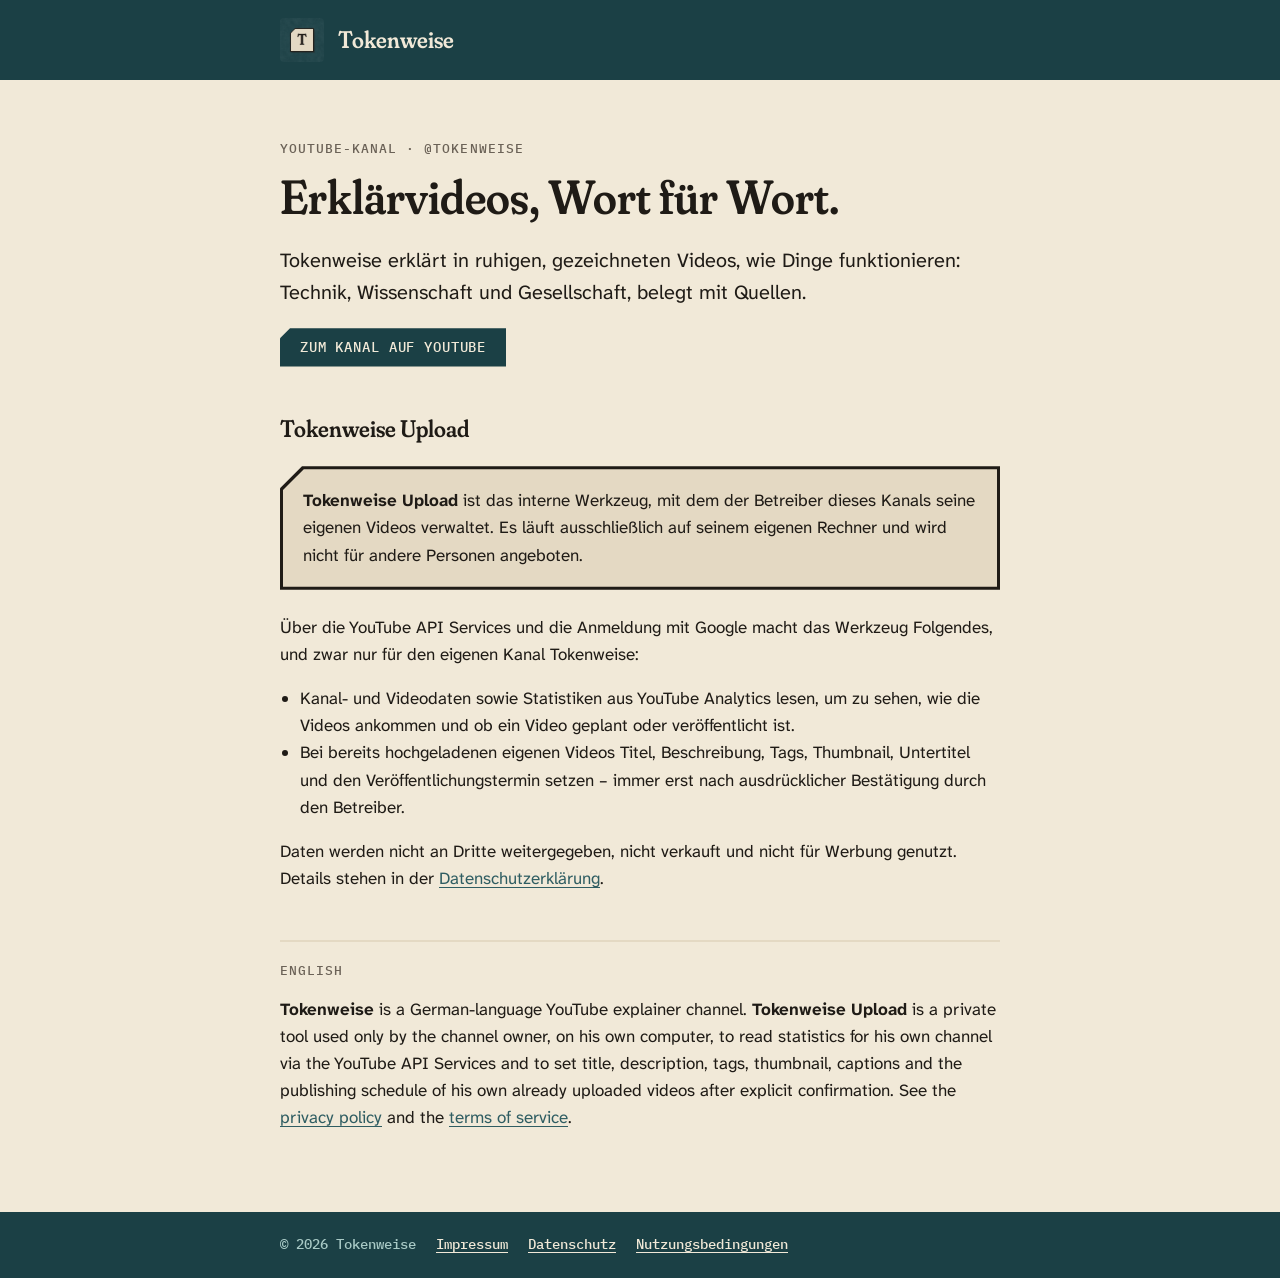
<file: index.html>
<!doctype html>
<html lang="de">
<head>
<meta charset="utf-8">
<meta name="viewport" content="width=device-width, initial-scale=1">
<title>Tokenweise – Erklärvideos Wort für Wort</title>
<meta name="description" content="Tokenweise ist ein deutschsprachiger YouTube-Kanal mit ruhigen Erklärvideos zu Technik, Wissenschaft und Gesellschaft.">
<meta name="google-site-verification" content="P99_KVUOSBHQ52A8p8suuDnsWjpvyPYG6FORVvtVt9s">
<link rel="icon" href="favicon.png">
<link rel="stylesheet" href="style.css">
</head>
<body>
<header class="kopf"><div class="innen"><img src="bilder/logo-240.png" alt=""><a href="./">Tokenweise</a></div></header>
<main class="innen">
  <p class="marke">YouTube-Kanal · @tokenweise</p>
  <h1>Erklärvideos, Wort für Wort.</h1>
  <p class="lead">Tokenweise erklärt in ruhigen, gezeichneten Videos, wie Dinge funktionieren: Technik, Wissenschaft und Gesellschaft, belegt mit Quellen.</p>
  <p><a class="knopf" href="https://www.youtube.com/@tokenweise">Zum Kanal auf YouTube</a></p>

  <h2>Tokenweise Upload</h2>
  <div class="kachel"><div>
    <p><strong>Tokenweise Upload</strong> ist das interne Werkzeug, mit dem der Betreiber dieses Kanals seine eigenen Videos verwaltet. Es läuft ausschließlich auf seinem eigenen Rechner und wird nicht für andere Personen angeboten.</p>
  </div></div>
  <p>Über die YouTube API Services und die Anmeldung mit Google macht das Werkzeug Folgendes, und zwar nur für den eigenen Kanal Tokenweise:</p>
  <ul>
    <li>Kanal- und Videodaten sowie Statistiken aus YouTube Analytics lesen, um zu sehen, wie die Videos ankommen und ob ein Video geplant oder veröffentlicht ist.</li>
    <li>Bei bereits hochgeladenen eigenen Videos Titel, Beschreibung, Tags, Thumbnail, Untertitel und den Veröffentlichungstermin setzen – immer erst nach ausdrücklicher Bestätigung durch den Betreiber.</li>
  </ul>
  <p>Daten werden nicht an Dritte weitergegeben, nicht verkauft und nicht für Werbung genutzt. Details stehen in der <a href="datenschutz.html">Datenschutzerklärung</a>.</p>

  <div class="en">
    <p class="marke">English</p>
    <p><strong>Tokenweise</strong> is a German-language YouTube explainer channel. <strong>Tokenweise Upload</strong> is a private tool used only by the channel owner, on his own computer, to read statistics for his own channel via the YouTube API Services and to set title, description, tags, thumbnail, captions and the publishing schedule of his own already uploaded videos after explicit confirmation. See the <a href="datenschutz.html#english">privacy policy</a> and the <a href="nutzungsbedingungen.html">terms of service</a>.</p>
  </div>
</main>
<footer class="fuss"><div class="innen">
  <span>© 2026 Tokenweise</span>
  <a href="impressum.html">Impressum</a>
  <a href="datenschutz.html">Datenschutz</a>
  <a href="nutzungsbedingungen.html">Nutzungsbedingungen</a>
</div></footer>
</body>
</html>
</file>
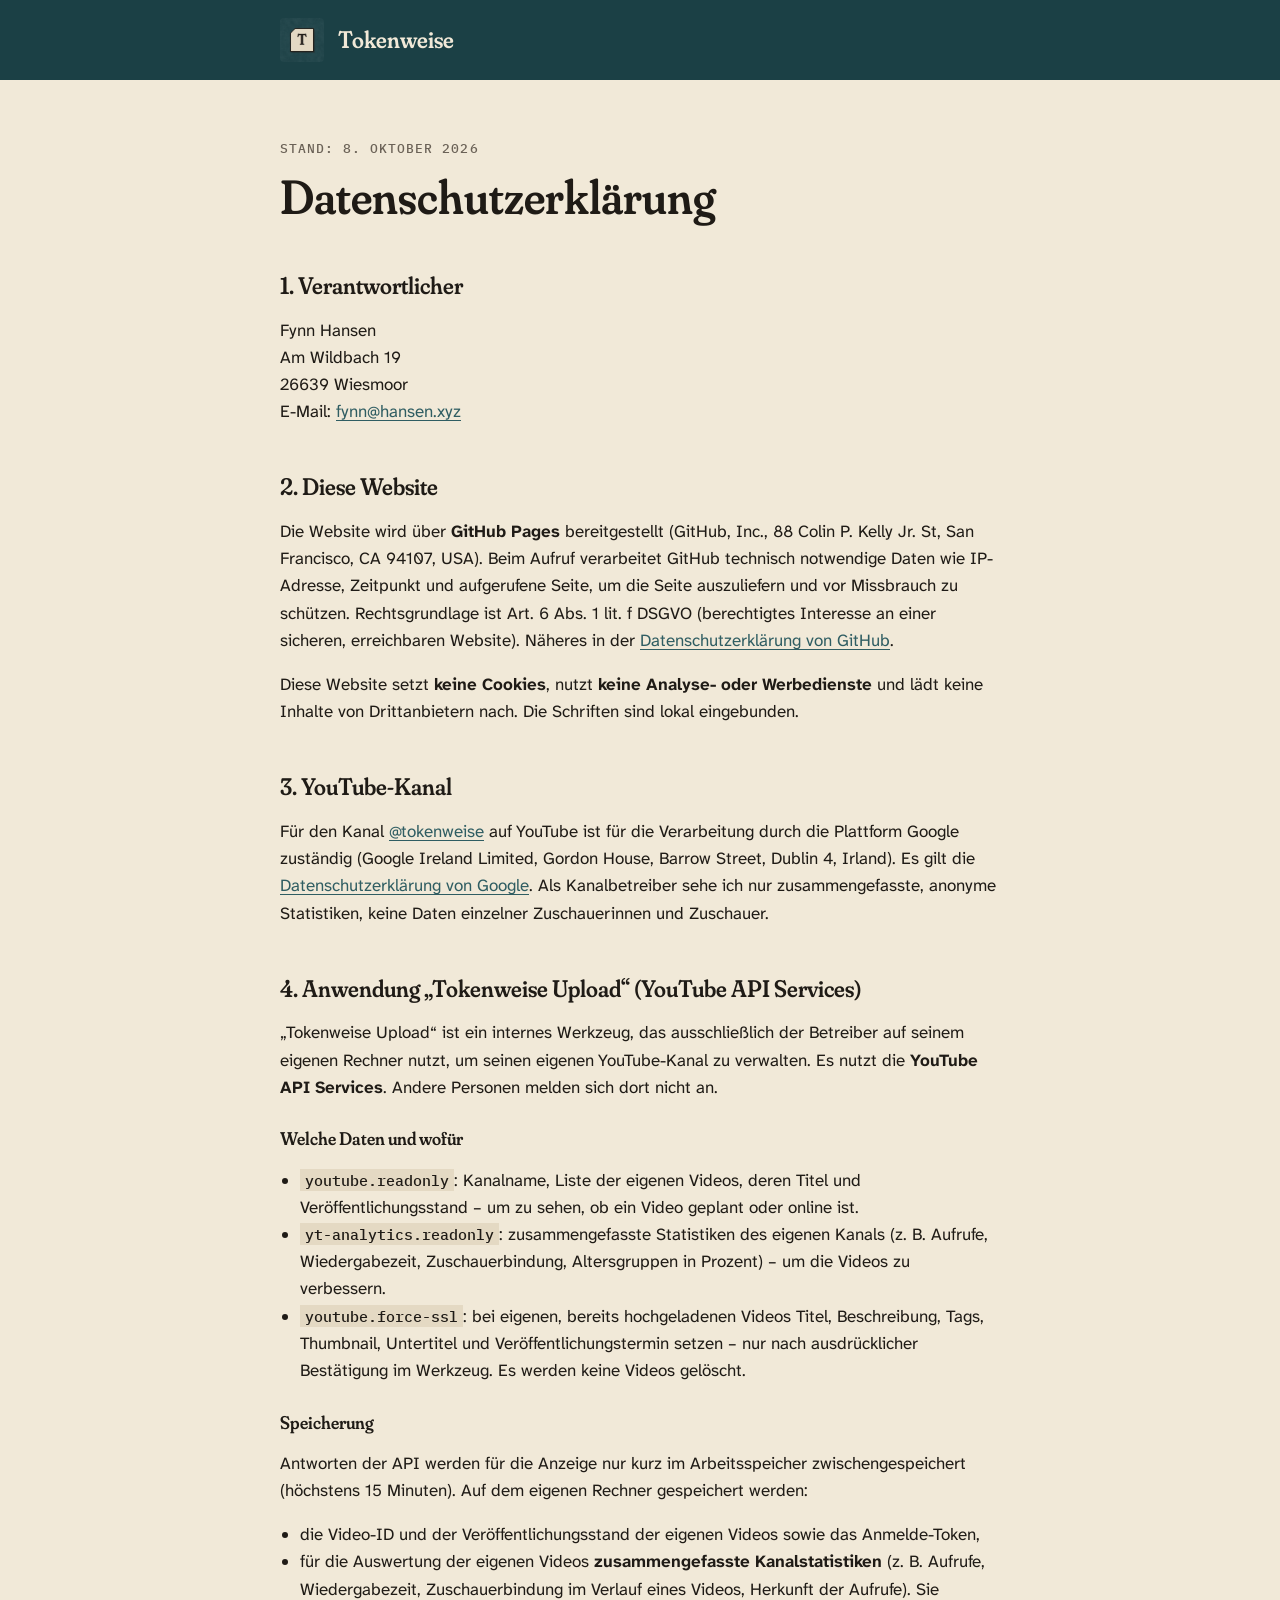
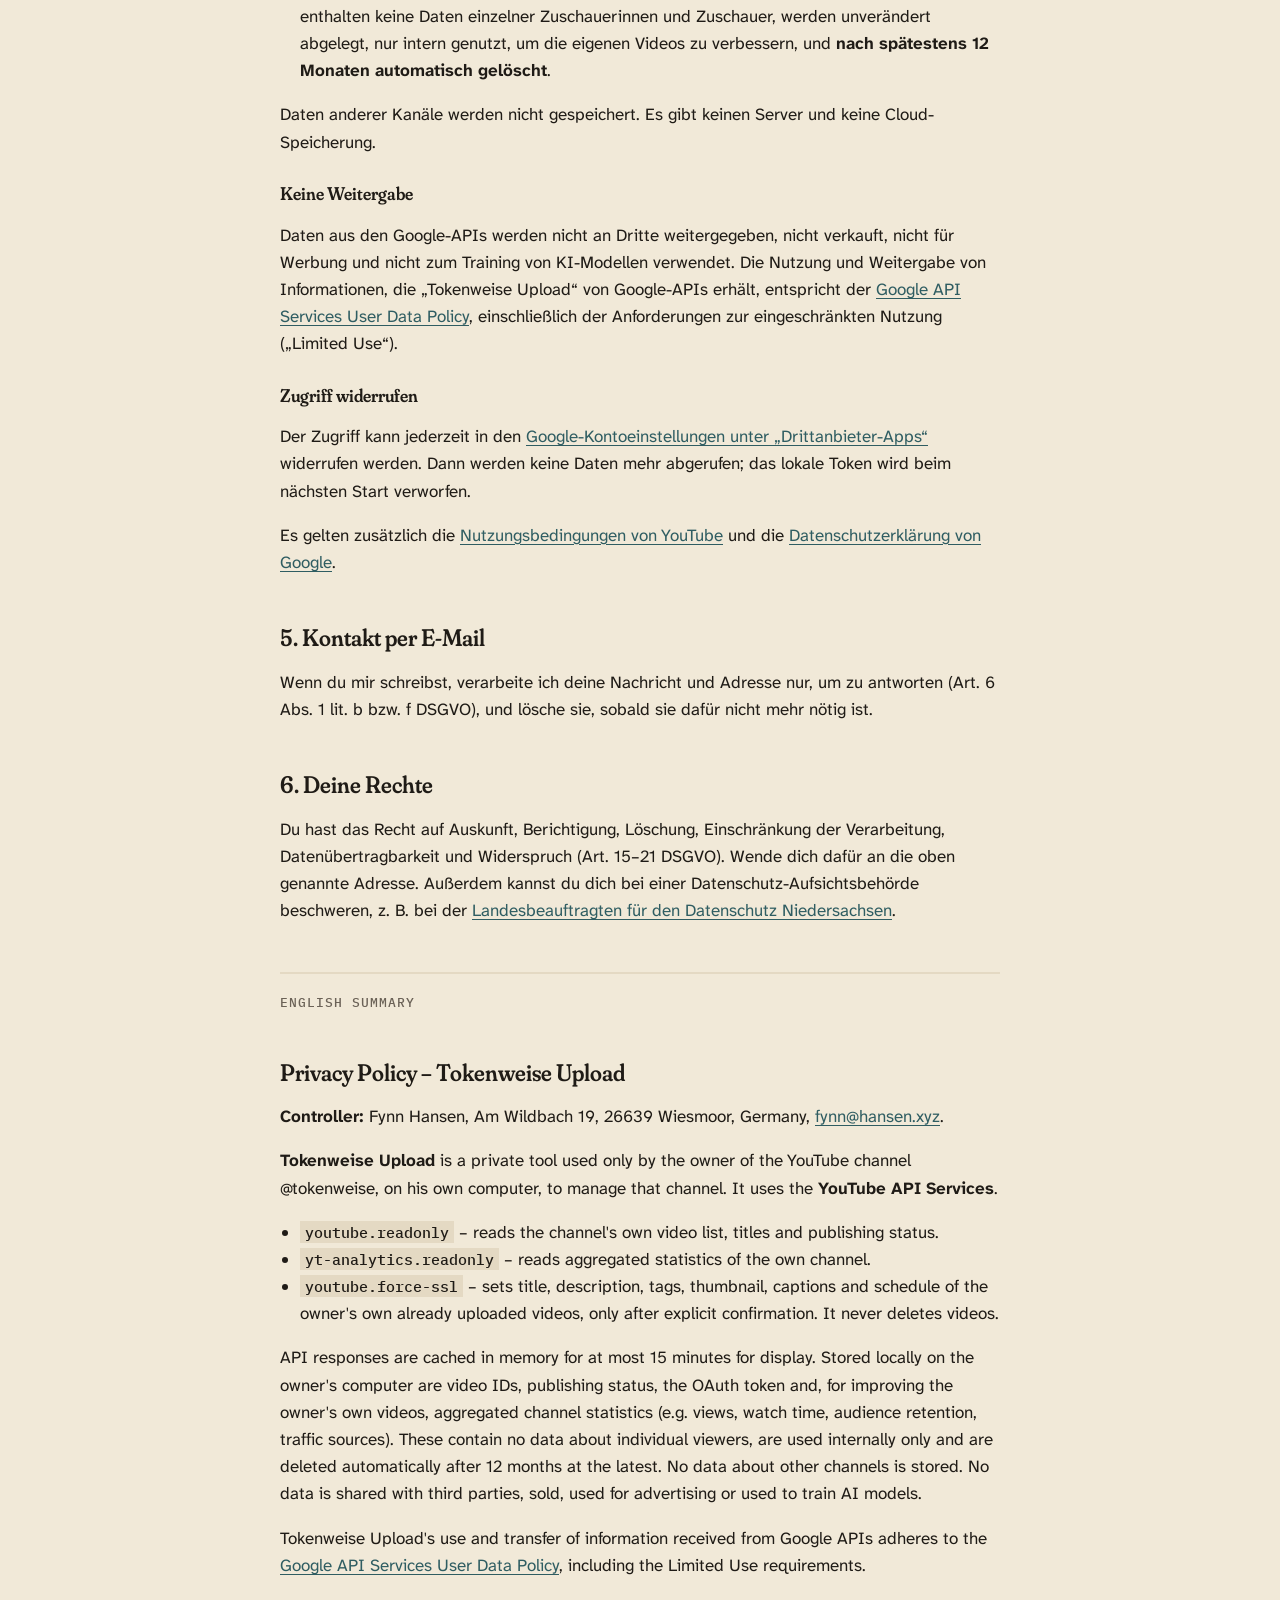
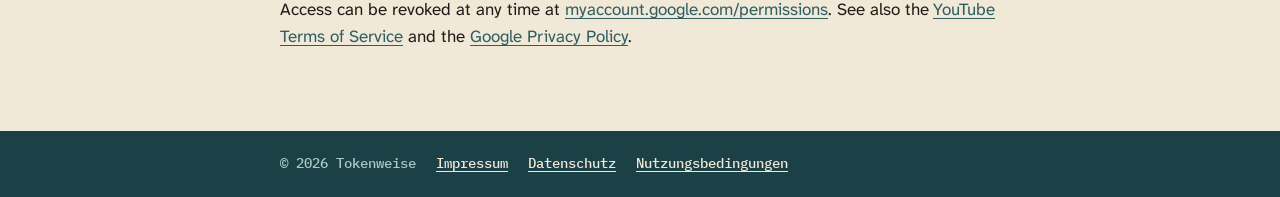
<file: datenschutz.html>
<!doctype html>
<html lang="de">
<head>
<meta charset="utf-8">
<meta name="viewport" content="width=device-width, initial-scale=1">
<title>Datenschutz – Tokenweise</title>
<link rel="icon" href="favicon.png">
<link rel="stylesheet" href="style.css">
</head>
<body>
<header class="kopf"><div class="innen"><img src="bilder/logo-240.png" alt=""><a href="./">Tokenweise</a></div></header>
<main class="innen">
  <p class="marke">Stand: 8. Oktober 2026</p>
  <h1>Datenschutzerklärung</h1>

  <h2>1. Verantwortlicher</h2>
  <p>Fynn Hansen<br>Am Wildbach 19<br>26639 Wiesmoor<br>E-Mail: <a href="mailto:fynn@hansen.xyz">fynn@hansen.xyz</a></p>

  <h2>2. Diese Website</h2>
  <p>Die Website wird über <strong>GitHub Pages</strong> bereitgestellt (GitHub, Inc., 88 Colin P. Kelly Jr. St, San Francisco, CA 94107, USA). Beim Aufruf verarbeitet GitHub technisch notwendige Daten wie IP-Adresse, Zeitpunkt und aufgerufene Seite, um die Seite auszuliefern und vor Missbrauch zu schützen. Rechtsgrundlage ist Art. 6 Abs. 1 lit. f DSGVO (berechtigtes Interesse an einer sicheren, erreichbaren Website). Näheres in der <a href="https://docs.github.com/de/site-policy/privacy-policies/github-general-privacy-statement">Datenschutzerklärung von GitHub</a>.</p>
  <p>Diese Website setzt <strong>keine Cookies</strong>, nutzt <strong>keine Analyse- oder Werbedienste</strong> und lädt keine Inhalte von Drittanbietern nach. Die Schriften sind lokal eingebunden.</p>

  <h2>3. YouTube-Kanal</h2>
  <p>Für den Kanal <a href="https://www.youtube.com/@tokenweise">@tokenweise</a> auf YouTube ist für die Verarbeitung durch die Plattform Google zuständig (Google Ireland Limited, Gordon House, Barrow Street, Dublin 4, Irland). Es gilt die <a href="https://policies.google.com/privacy">Datenschutzerklärung von Google</a>. Als Kanalbetreiber sehe ich nur zusammengefasste, anonyme Statistiken, keine Daten einzelner Zuschauerinnen und Zuschauer.</p>

  <h2>4. Anwendung „Tokenweise Upload“ (YouTube API Services)</h2>
  <p>„Tokenweise Upload“ ist ein internes Werkzeug, das ausschließlich der Betreiber auf seinem eigenen Rechner nutzt, um seinen eigenen YouTube-Kanal zu verwalten. Es nutzt die <strong>YouTube API Services</strong>. Andere Personen melden sich dort nicht an.</p>
  <h3>Welche Daten und wofür</h3>
  <ul>
    <li><code>youtube.readonly</code>: Kanalname, Liste der eigenen Videos, deren Titel und Veröffentlichungsstand – um zu sehen, ob ein Video geplant oder online ist.</li>
    <li><code>yt-analytics.readonly</code>: zusammengefasste Statistiken des eigenen Kanals (z. B. Aufrufe, Wiedergabezeit, Zuschauerbindung, Altersgruppen in Prozent) – um die Videos zu verbessern.</li>
    <li><code>youtube.force-ssl</code>: bei eigenen, bereits hochgeladenen Videos Titel, Beschreibung, Tags, Thumbnail, Untertitel und Veröffentlichungstermin setzen – nur nach ausdrücklicher Bestätigung im Werkzeug. Es werden keine Videos gelöscht.</li>
  </ul>
  <h3>Speicherung</h3>
  <p>Antworten der API werden für die Anzeige nur kurz im Arbeitsspeicher zwischengespeichert (höchstens 15 Minuten). Auf dem eigenen Rechner gespeichert werden:</p>
  <ul>
    <li>die Video-ID und der Veröffentlichungsstand der eigenen Videos sowie das Anmelde-Token,</li>
    <li>für die Auswertung der eigenen Videos <strong>zusammengefasste Kanalstatistiken</strong> (z. B. Aufrufe, Wiedergabezeit, Zuschauerbindung im Verlauf eines Videos, Herkunft der Aufrufe). Sie enthalten keine Daten einzelner Zuschauerinnen und Zuschauer, werden unverändert abgelegt, nur intern genutzt, um die eigenen Videos zu verbessern, und <strong>nach spätestens 12 Monaten automatisch gelöscht</strong>.</li>
  </ul>
  <p>Daten anderer Kanäle werden nicht gespeichert. Es gibt keinen Server und keine Cloud-Speicherung.</p>
  <h3>Keine Weitergabe</h3>
  <p>Daten aus den Google-APIs werden nicht an Dritte weitergegeben, nicht verkauft, nicht für Werbung und nicht zum Training von KI-Modellen verwendet. Die Nutzung und Weitergabe von Informationen, die „Tokenweise Upload“ von Google-APIs erhält, entspricht der <a href="https://developers.google.com/terms/api-services-user-data-policy">Google API Services User Data Policy</a>, einschließlich der Anforderungen zur eingeschränkten Nutzung („Limited Use“).</p>
  <h3>Zugriff widerrufen</h3>
  <p>Der Zugriff kann jederzeit in den <a href="https://myaccount.google.com/permissions">Google-Kontoeinstellungen unter „Drittanbieter-Apps“</a> widerrufen werden. Dann werden keine Daten mehr abgerufen; das lokale Token wird beim nächsten Start verworfen.</p>
  <p>Es gelten zusätzlich die <a href="https://www.youtube.com/t/terms">Nutzungsbedingungen von YouTube</a> und die <a href="https://policies.google.com/privacy">Datenschutzerklärung von Google</a>.</p>

  <h2>5. Kontakt per E-Mail</h2>
  <p>Wenn du mir schreibst, verarbeite ich deine Nachricht und Adresse nur, um zu antworten (Art. 6 Abs. 1 lit. b bzw. f DSGVO), und lösche sie, sobald sie dafür nicht mehr nötig ist.</p>

  <h2>6. Deine Rechte</h2>
  <p>Du hast das Recht auf Auskunft, Berichtigung, Löschung, Einschränkung der Verarbeitung, Datenübertragbarkeit und Widerspruch (Art. 15–21 DSGVO). Wende dich dafür an die oben genannte Adresse. Außerdem kannst du dich bei einer Datenschutz-Aufsichtsbehörde beschweren, z. B. bei der <a href="https://www.lfd.niedersachsen.de">Landesbeauftragten für den Datenschutz Niedersachsen</a>.</p>

  <div class="en" id="english">
    <p class="marke">English summary</p>
    <h2>Privacy Policy – Tokenweise Upload</h2>
    <p><strong>Controller:</strong> Fynn Hansen, Am Wildbach 19, 26639 Wiesmoor, Germany, <a href="mailto:fynn@hansen.xyz">fynn@hansen.xyz</a>.</p>
    <p><strong>Tokenweise Upload</strong> is a private tool used only by the owner of the YouTube channel @tokenweise, on his own computer, to manage that channel. It uses the <strong>YouTube API Services</strong>.</p>
    <ul>
      <li><code>youtube.readonly</code> – reads the channel's own video list, titles and publishing status.</li>
      <li><code>yt-analytics.readonly</code> – reads aggregated statistics of the own channel.</li>
      <li><code>youtube.force-ssl</code> – sets title, description, tags, thumbnail, captions and schedule of the owner's own already uploaded videos, only after explicit confirmation. It never deletes videos.</li>
    </ul>
    <p>API responses are cached in memory for at most 15 minutes for display. Stored locally on the owner's computer are video IDs, publishing status, the OAuth token and, for improving the owner's own videos, aggregated channel statistics (e.g. views, watch time, audience retention, traffic sources). These contain no data about individual viewers, are used internally only and are deleted automatically after 12 months at the latest. No data about other channels is stored. No data is shared with third parties, sold, used for advertising or used to train AI models.</p>
    <p>Tokenweise Upload's use and transfer of information received from Google APIs adheres to the <a href="https://developers.google.com/terms/api-services-user-data-policy">Google API Services User Data Policy</a>, including the Limited Use requirements.</p>
    <p>Access can be revoked at any time at <a href="https://myaccount.google.com/permissions">myaccount.google.com/permissions</a>. See also the <a href="https://www.youtube.com/t/terms">YouTube Terms of Service</a> and the <a href="https://policies.google.com/privacy">Google Privacy Policy</a>.</p>
  </div>
</main>
<footer class="fuss"><div class="innen">
  <span>© 2026 Tokenweise</span>
  <a href="impressum.html">Impressum</a>
  <a href="datenschutz.html">Datenschutz</a>
  <a href="nutzungsbedingungen.html">Nutzungsbedingungen</a>
</div></footer>
</body>
</html>
</file>
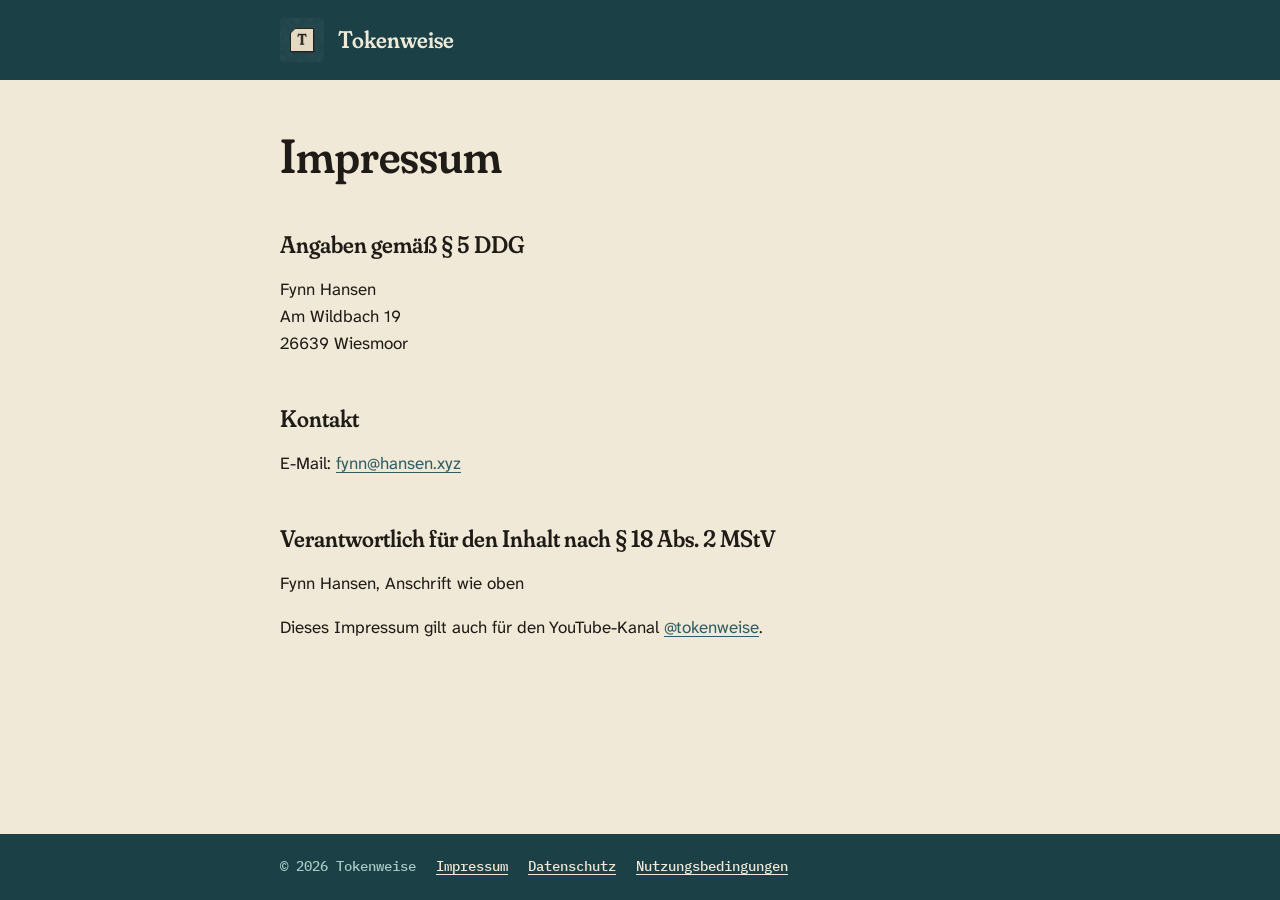
<file: impressum.html>
<!doctype html>
<html lang="de">
<head>
<meta charset="utf-8">
<meta name="viewport" content="width=device-width, initial-scale=1">
<title>Impressum – Tokenweise</title>
<link rel="icon" href="favicon.png">
<link rel="stylesheet" href="style.css">
</head>
<body>
<header class="kopf"><div class="innen"><img src="bilder/logo-240.png" alt=""><a href="./">Tokenweise</a></div></header>
<main class="innen">
  <h1>Impressum</h1>
  <h2>Angaben gemäß § 5 DDG</h2>
  <p>Fynn Hansen<br>Am Wildbach 19<br>26639 Wiesmoor</p>
  <h2>Kontakt</h2>
  <p>E-Mail: <a href="mailto:fynn@hansen.xyz">fynn@hansen.xyz</a></p>
  <h2>Verantwortlich für den Inhalt nach § 18 Abs. 2 MStV</h2>
  <p>Fynn Hansen, Anschrift wie oben</p>
  <p>Dieses Impressum gilt auch für den YouTube-Kanal <a href="https://www.youtube.com/@tokenweise">@tokenweise</a>.</p>
</main>
<footer class="fuss"><div class="innen">
  <span>© 2026 Tokenweise</span>
  <a href="impressum.html">Impressum</a>
  <a href="datenschutz.html">Datenschutz</a>
  <a href="nutzungsbedingungen.html">Nutzungsbedingungen</a>
</div></footer>
</body>
</html>
</file>
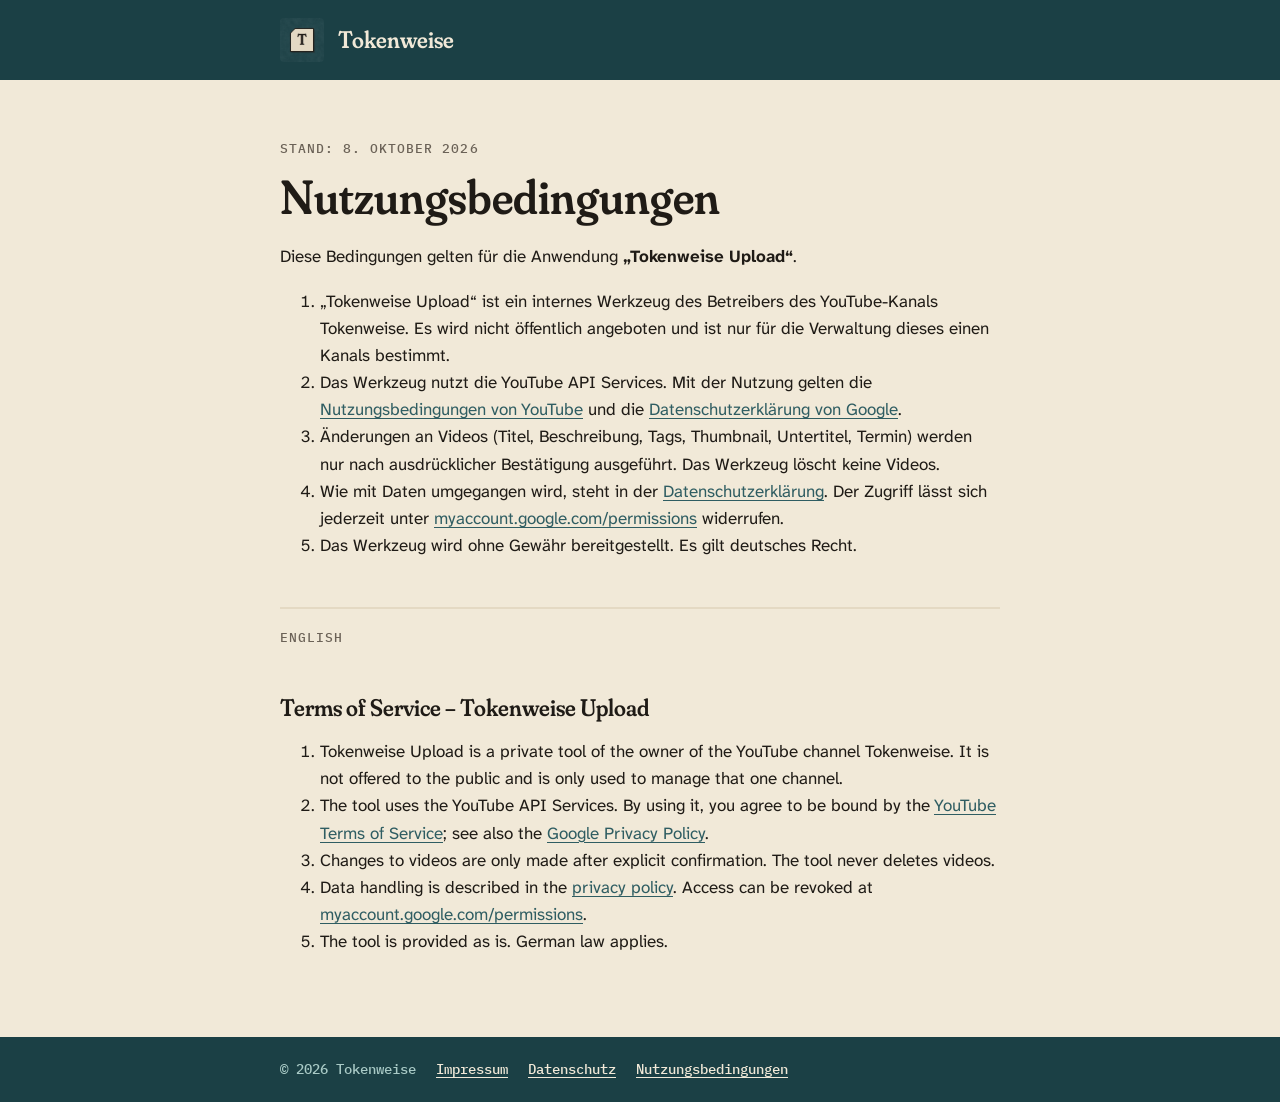
<file: nutzungsbedingungen.html>
<!doctype html>
<html lang="de">
<head>
<meta charset="utf-8">
<meta name="viewport" content="width=device-width, initial-scale=1">
<title>Nutzungsbedingungen – Tokenweise</title>
<link rel="icon" href="favicon.png">
<link rel="stylesheet" href="style.css">
</head>
<body>
<header class="kopf"><div class="innen"><img src="bilder/logo-240.png" alt=""><a href="./">Tokenweise</a></div></header>
<main class="innen">
  <p class="marke">Stand: 8. Oktober 2026</p>
  <h1>Nutzungsbedingungen</h1>
  <p>Diese Bedingungen gelten für die Anwendung <strong>„Tokenweise Upload“</strong>.</p>
  <ol>
    <li>„Tokenweise Upload“ ist ein internes Werkzeug des Betreibers des YouTube-Kanals Tokenweise. Es wird nicht öffentlich angeboten und ist nur für die Verwaltung dieses einen Kanals bestimmt.</li>
    <li>Das Werkzeug nutzt die YouTube API Services. Mit der Nutzung gelten die <a href="https://www.youtube.com/t/terms">Nutzungsbedingungen von YouTube</a> und die <a href="https://policies.google.com/privacy">Datenschutzerklärung von Google</a>.</li>
    <li>Änderungen an Videos (Titel, Beschreibung, Tags, Thumbnail, Untertitel, Termin) werden nur nach ausdrücklicher Bestätigung ausgeführt. Das Werkzeug löscht keine Videos.</li>
    <li>Wie mit Daten umgegangen wird, steht in der <a href="datenschutz.html">Datenschutzerklärung</a>. Der Zugriff lässt sich jederzeit unter <a href="https://myaccount.google.com/permissions">myaccount.google.com/permissions</a> widerrufen.</li>
    <li>Das Werkzeug wird ohne Gewähr bereitgestellt. Es gilt deutsches Recht.</li>
  </ol>

  <div class="en">
    <p class="marke">English</p>
    <h2>Terms of Service – Tokenweise Upload</h2>
    <ol>
      <li>Tokenweise Upload is a private tool of the owner of the YouTube channel Tokenweise. It is not offered to the public and is only used to manage that one channel.</li>
      <li>The tool uses the YouTube API Services. By using it, you agree to be bound by the <a href="https://www.youtube.com/t/terms">YouTube Terms of Service</a>; see also the <a href="https://policies.google.com/privacy">Google Privacy Policy</a>.</li>
      <li>Changes to videos are only made after explicit confirmation. The tool never deletes videos.</li>
      <li>Data handling is described in the <a href="datenschutz.html#english">privacy policy</a>. Access can be revoked at <a href="https://myaccount.google.com/permissions">myaccount.google.com/permissions</a>.</li>
      <li>The tool is provided as is. German law applies.</li>
    </ol>
  </div>
</main>
<footer class="fuss"><div class="innen">
  <span>© 2026 Tokenweise</span>
  <a href="impressum.html">Impressum</a>
  <a href="datenschutz.html">Datenschutz</a>
  <a href="nutzungsbedingungen.html">Nutzungsbedingungen</a>
</div></footer>
</body>
</html>
</file>
<file: style.css>
/* Tokenweise – statische Website (GitHub Pages). Farben und Schriften wie packages/tokens. */
@font-face { font-family: 'Fraunces Tokenweise'; src: url('fonts/fraunces-full.woff2') format('woff2'); font-weight: 100 900; font-display: swap; }
@font-face { font-family: 'Atkinson Hyperlegible Next'; src: url('fonts/atkinson-next-wght.woff2') format('woff2'); font-weight: 200 800; font-display: swap; }
@font-face { font-family: 'IBM Plex Mono'; src: url('fonts/ibm-plex-mono-500.woff2') format('woff2'); font-weight: 500; font-display: swap; }

:root {
  --papier: #F1E9D8; --karton: #E4D9C3; --tinte: #1F1B16; --stein: #6B6257;
  --petrol900: #1B4045; --petrol700: #2F5D62; --petrol300: #A9CAC6; --ziegel: #B5443A;
  --display: 'Fraunces Tokenweise', Georgia, serif;
  --text: 'Atkinson Hyperlegible Next', system-ui, sans-serif;
  --mono: 'IBM Plex Mono', ui-monospace, monospace;
}

* { box-sizing: border-box; }
html { background: var(--papier); color: var(--tinte); }
body { margin: 0; font: 400 1.0625rem/1.6 var(--text); min-height: 100vh; display: flex; flex-direction: column; }
main { flex: 1; width: 100%; }
a { color: var(--petrol700); text-underline-offset: 3px; }
a:hover { color: var(--ziegel); }

.kopf { background: var(--petrol900); color: var(--papier); }
.kopf .innen { display: flex; align-items: center; gap: 14px; padding-block: 18px; }
.kopf img { width: 44px; height: 44px; border-radius: 4px; }
.kopf a { color: var(--papier); text-decoration: none; font: 560 1.5rem/1 var(--display); font-variation-settings: 'opsz' 144, 'SOFT' 100; }
.innen { max-width: 760px; margin: 0 auto; padding-inline: 20px; }

main { padding-block: 48px 64px; }
h1, h2, h3 { font-family: var(--display); font-weight: 560; font-variation-settings: 'opsz' 144, 'SOFT' 100; line-height: 1.15; }
h1 { font-size: clamp(2rem, 6vw, 3rem); margin: 0 0 .4em; }
h2 { font-size: 1.5rem; margin: 2em 0 .5em; }
h3 { font-size: 1.15rem; margin: 1.5em 0 .3em; }
.marke { font: 500 .8rem/1.2 var(--mono); letter-spacing: .08em; text-transform: uppercase; color: var(--stein); }
.lead { font-size: 1.25rem; }

/* Token-Kachel: Rechteck mit abgeschrägter Ecke oben links */
.kachel { background: var(--tinte); padding: 3px; margin: 24px 0; clip-path: polygon(22px 0, 100% 0, 100% 100%, 0 100%, 0 22px); }
.kachel > div { background: var(--karton); padding: 18px 20px; clip-path: polygon(20.8px 0, 100% 0, 100% 100%, 0 100%, 0 20.8px); }
.kachel p:first-child { margin-top: 0; } .kachel p:last-child { margin-bottom: 0; }
.knopf { display: inline-block; background: var(--petrol900); color: var(--papier); padding: 12px 20px; text-decoration: none;
  font: 500 .9rem/1 var(--mono); letter-spacing: .06em; text-transform: uppercase;
  clip-path: polygon(10px 0, 100% 0, 100% 100%, 0 100%, 0 10px); }
.knopf:hover { background: var(--ziegel); color: var(--papier); }
code { font-family: var(--mono); font-size: .9em; background: var(--karton); padding: 1px 5px; overflow-wrap: anywhere; }
ul { padding-left: 1.2em; }
.en { border-top: 2px solid var(--karton); margin-top: 48px; padding-top: 8px; }

.fuss { background: var(--petrol900); color: var(--petrol300); font: 500 .85rem/1.6 var(--mono); }
.fuss .innen { display: flex; flex-wrap: wrap; gap: 8px 20px; padding-block: 22px; }
.fuss a { color: var(--papier); }
</file>
